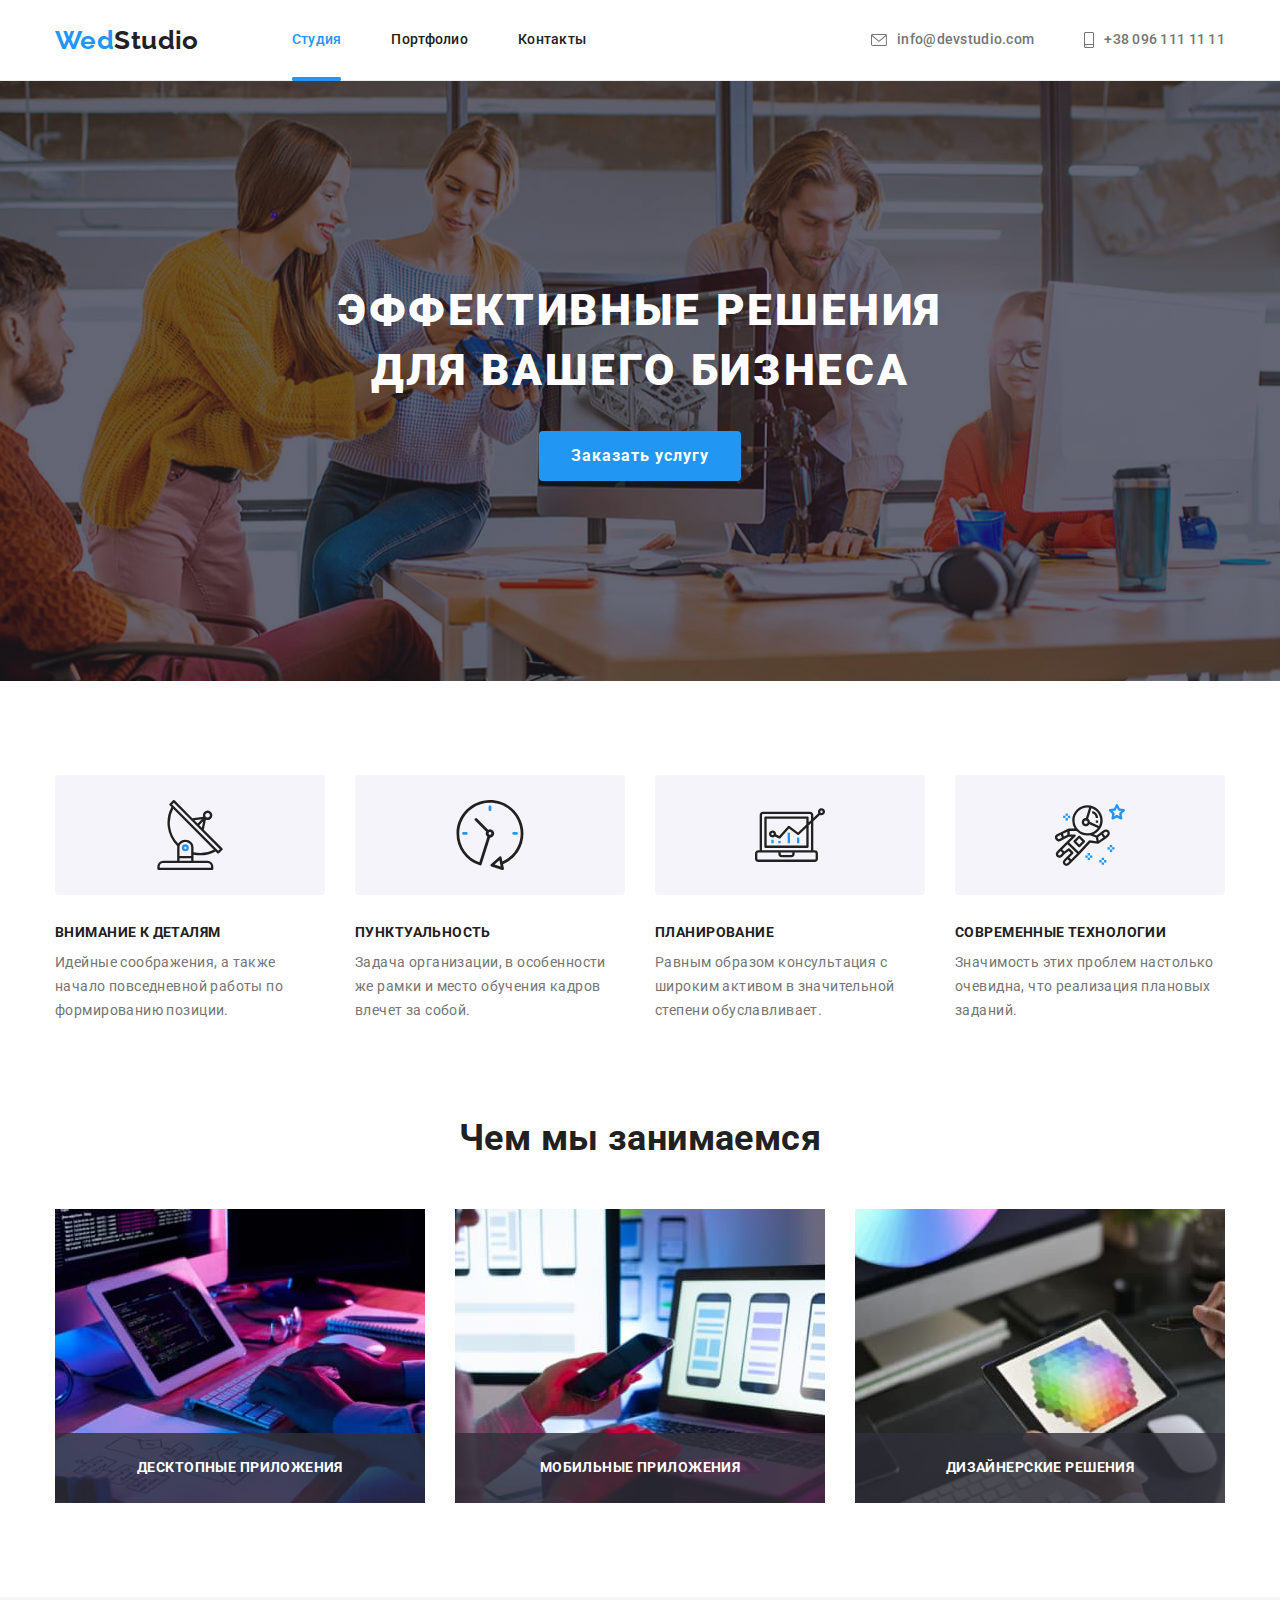
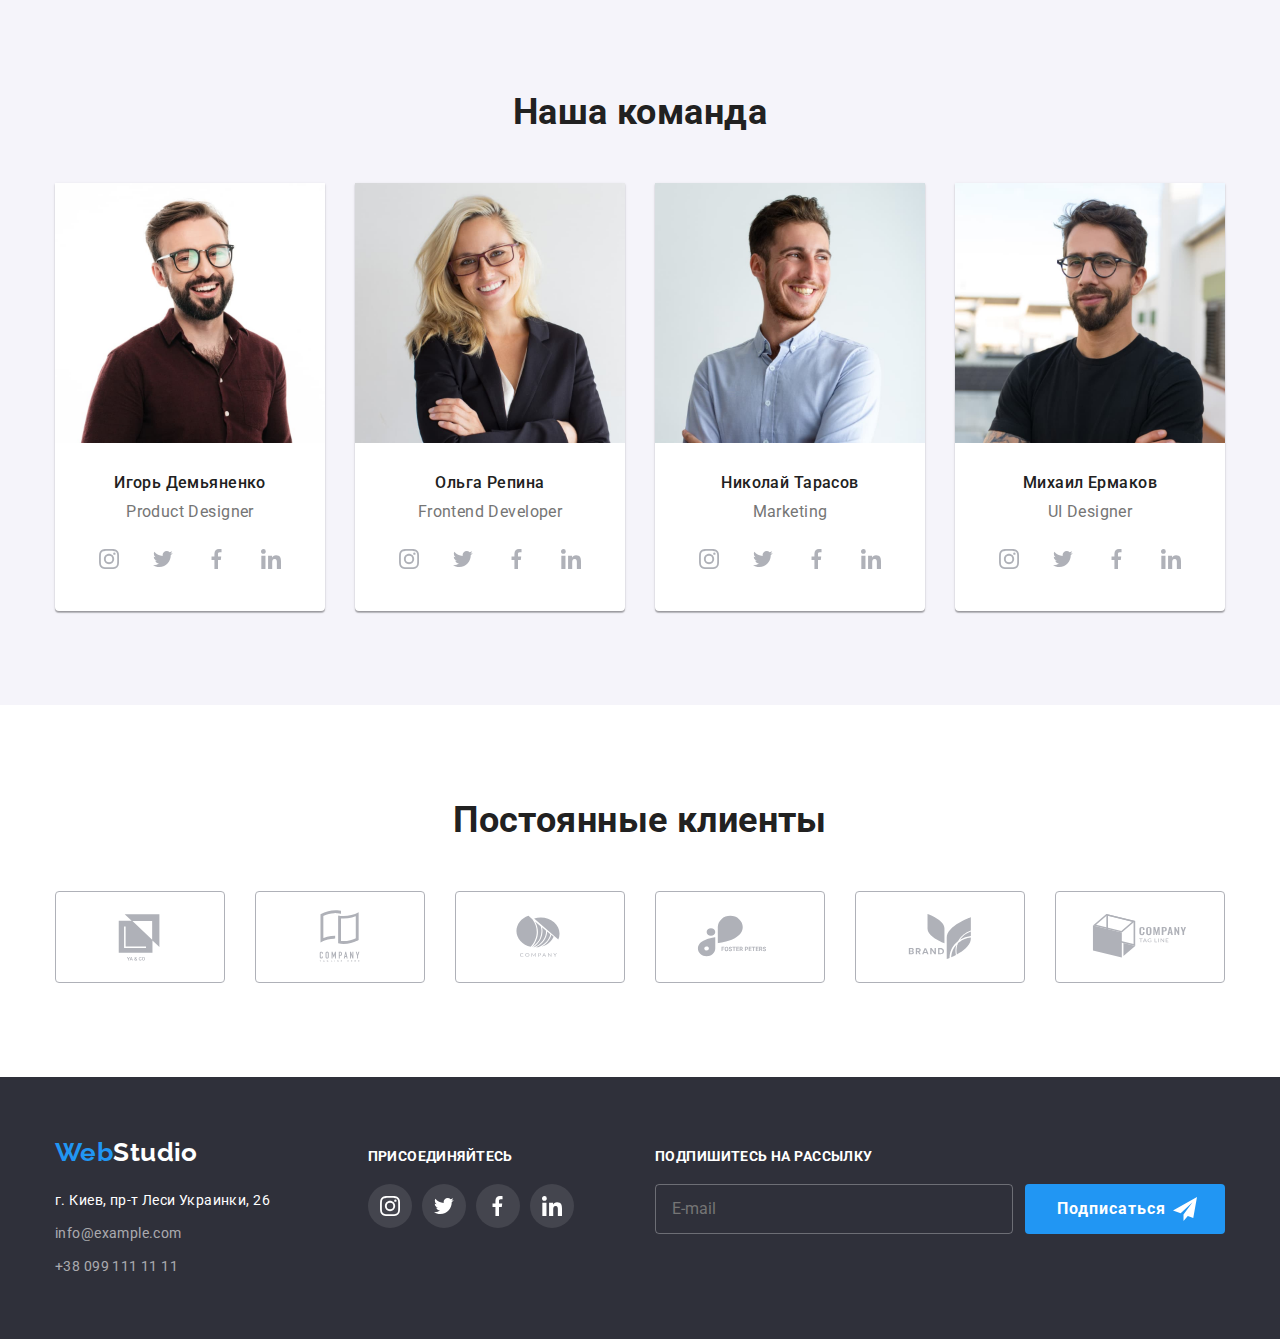
<file: index.html>
<!DOCTYPE html>
<html lang="en">

<head>
    <meta charset="UTF-8">
    <meta http-equiv="X-UA-Compatible" content="IE=edge">
    <meta name="viewport" content="width=device-width, initial-scale=1.0">
    <title>Document</title>
    <link rel="preconnect" href="https://fonts.gstatic.com">
    <link
        href="https://fonts.googleapis.com/css2?family=Raleway:wght@700&family=Roboto:wght@400;500;700;900&display=swap"
        rel="stylesheet">
    <link rel="stylesheet"
        href="https://cdnjs.cloudflare.com/ajax/libs/modern-normalize/1.0.0/modern-normalize.min.css">
    <link rel="stylesheet" href="./css/styles.css">
</head>

<body>
    <!--разметка body-->
    <!--разметка header-->
    <header class="page__header">
        <div class="container main-nav">
            <nav class="main-nav">
                <a href="" class="logo">
                    <span class="logo__accent">Wed</span>Studio
                </a>
                <ul class="site-nav">
                    <li class="site-nav__item site-nav__current"> <a href="" class="site-nav__link site-nav__current">
                            Студия
                        </a> </li>
                    <li class="site-nav__item"><a href="./portfolio.html" class="site-nav__link">Портфолио</a>
                    </li>
                    <li class="site-nav__item"><a href="" class="site-nav__link">Контакты</a></li>
                </ul>
            </nav>
            <ul class="auth-nav">
                <li class="auth-nav__item">
                    <a class="auth-nav__link" href="mailto:info@devstudio.com">
                        <svg class="auth-nav__icon" width="16" height="12">
                            <use href="./images/symbol-defs.svg#icon-envelope">
                            </use>
                        </svg>
                        info@devstudio.com</a>
                </li>
                <li class="auth-nav__item">
                    <a class="auth-nav__link" href="tel:+380961111111">
                        <svg class="auth-nav__icon" width="10" height="16">
                            <use href="./images/symbol-defs.svg#icon-smartphone">
                            </use>
                        </svg>
                        +38 096 111 11 11</a>
                </li>
            </ul>
        </div>
    </header>
    <main>
        <!--разметка main-->
        <section class="hero">
            <!--разметка первой секции-->
            <h1 class="hero__title">Эффективные решения для вашего бизнеса</h1>
            <button class="button" data-modal-open>Заказать услугу</button>
        </section>
        <section class="advantages">
            <!--разметка второй секции-->
            <div class="container">
                <h2 class="visually-hidden">Наши преимущества</h2>
                <ul class="advantages__list">
                    <li class="advantages__item">
                        <div class="container-min">
                            <svg width="70" height="70">
                                <use href="./images/symbol-defs.svg#icon-antenna-1"></use>
                            </svg>
                        </div>
                        <h3 class="advantages__title">Внимание к деталям</h3>
                        <p class="advantages__description">Идейные соображения, а также начало повседневной работы по
                            формированию позиции.</p>
                    </li>
                    <li class="advantages__item">
                        <div class="container-min">
                            <svg width="70" height="70">
                                <use href="./images/symbol-defs.svg#icon-clock-1"></use>
                            </svg>
                        </div>
                        <h3 class="advantages__title">Пунктуальность</h3>
                        <p class="advantages__description">Задача организации, в особенности же рамки и место обучения
                            кадров влечет за собой.</p>
                    </li>
                    <li class="advantages__item">
                        <div class="container-min">
                            <svg width="70" height="70">
                                <use href="./images/symbol-defs.svg#icon-diagram-1"></use>
                            </svg>
                        </div>
                        <h3 class="advantages__title">Планирование</h3>
                        <p class="advantages__description">Равным образом консультация с широким активом в значительной
                            степени обуславливает.</p>
                    </li>
                    <li class="advantages__item">
                        <div class="container-min">
                            <svg width="70" height="70">
                                <use href="./images/symbol-defs.svg#icon-astronaut-1"></use>
                            </svg>
                        </div>
                        <h3 class="advantages__title">Современные технологии</h3>
                        <p class="advantages__description">Значимость этих проблем настолько очевидна, что реализация
                            плановых заданий.</p>
                    </li>
                </ul>
            </div>
        </section>
        <section class="activity">
            <!--разметка третьей секции-->
            <div class="container">
                <h2 class="second-font">Чем мы занимаемся</h2>
                <ul class="activity__list">
                    <li class="activity__item">
                        <img src="./images/1.jpg" alt="разметка страницы" width="370">
                        <p class="activity__title">Десктопные приложения</p>
                    </li>
                    <li class="activity__item"><img src="./images/2.jpg" alt="оптимизация под телефон" width="370">
                        <p class="activity__title">Мобильные приложения</p>
                    </li>
                    <li class="activity__item"><img src="./images/3.jpg" alt="оптимизация под iPAD" width="370">
                        <p class="activity__title">Дизайнерские решения</p>
                    </li>
                </ul>
            </div>
        </section>
        <section class="team">
            <div class="container">
                <h2 class="second-font">Наша команда</h2>
                <!--разметка четвертой секции-->
                <ul class="team__list">
                    <li class="team__item"><img src="./images/k1.jpg" alt="фото 1участника команды" width="270">
                        <div class="team__frame">
                            <h3 class="team__item--name">Игорь Демьяненко</h3>
                            <p class="team__item--post">Product Designer</p>
                            <ul class="social">
                                <li class="social__item">
                                    <a class="social__link" href="">
                                        <svg class="social__icon" width="20" height="20">
                                            <use href="./images/symbol-defs.svg#icon-instagram"></use>
                                        </svg>
                                    </a>
                                </li>
                                <li class="social__item">
                                    <a class="social__link" href="">
                                        <svg class="social__icon" width="20" height="20">
                                            <use href="./images/symbol-defs.svg#icon-twiter"></use>
                                        </svg>
                                    </a>
                                </li>
                                <li class="social__item">
                                    <a class="social__link" href="">
                                        <svg class="social__icon" width="20" height="20">
                                            <use href="./images/symbol-defs.svg#icon-facebook"></use>
                                        </svg>
                                    </a>
                                </li>
                                <li class="social__item">
                                    <a class="social__link" href="">
                                        <svg class="social__icon" width="20" height="20">
                                            <use href="./images/symbol-defs.svg#icon-linkedin"></use>
                                        </svg>
                                    </a>
                                </li>
                            </ul>
                        </div>
                    </li>

                    <li class="team__item"><img src="./images/k2.jpg" alt="фото 2участника команды" width="270">
                        <div class="team__frame">
                            <h3 class="team__item--name">Ольга Репина</h3>
                            <p class="team__item--post">Frontend Developer</p>
                            <ul class="social">
                                <li class="social__item">
                                    <a class="social__link" href="">
                                        <svg class="social__icon" width="20" height="20">
                                            <use href="./images/symbol-defs.svg#icon-instagram"></use>
                                        </svg>
                                    </a>
                                </li>
                                <li class="social__item">
                                    <a class="social__link" href="">
                                        <svg class="social__icon" width="20" height="20">
                                            <use href="./images/symbol-defs.svg#icon-twiter"></use>
                                        </svg>
                                    </a>
                                </li>
                                <li class="social__item">
                                    <a class="social__link" href="">
                                        <svg class="social__icon" width="20" height="20">
                                            <use href="./images/symbol-defs.svg#icon-facebook"></use>
                                        </svg>
                                    </a>
                                </li>
                                <li class="social__item">
                                    <a class="social__link" href="">
                                        <svg class="social__icon" width="20" height="20">
                                            <use href="./images/symbol-defs.svg#icon-linkedin"></use>
                                        </svg>
                                    </a>
                                </li>
                            </ul>
                        </div>
                    </li>
                    <li class="team__item"><img src="./images/k3.jpg" alt="фото 3участника команды" width="270">
                        <div class="team__frame">
                            <h3 class="team__item--name">Николай Тарасов</h3>
                            <p class="team__item--post">Marketing</p>
                            <ul class="social">
                                <li class="social__item">
                                    <a class="social__link" href="">
                                        <svg class="social__icon" width="20" height="20">
                                            <use href="./images/symbol-defs.svg#icon-instagram"></use>
                                        </svg>
                                    </a>
                                </li>
                                <li class="social__item">
                                    <a class="social__link" href="">
                                        <svg class="social__icon" width="20" height="20">
                                            <use href="./images/symbol-defs.svg#icon-twiter"></use>
                                        </svg>
                                    </a>
                                </li>
                                <li class="social__item">
                                    <a class="social__link" href="">
                                        <svg class="social__icon" width="20" height="20">
                                            <use href="./images/symbol-defs.svg#icon-facebook"></use>
                                        </svg>
                                    </a>
                                </li>
                                <li class="social__item">
                                    <a class="social__link" href="">
                                        <svg class="social__icon" width="20" height="20">
                                            <use href="./images/symbol-defs.svg#icon-linkedin"></use>
                                        </svg>
                                    </a>
                                </li>
                            </ul>
                        </div>
                    </li>
                    <li class="team__item"><img src="./images/k4.jpg" alt="фото 4участника команды" width="270">
                        <div class="team__frame">
                            <h3 class="team__item--name">Михаил Ермаков</h3>
                            <p class="team__item--post">UI Designer</p>
                            <ul class="social">
                                <li class="social__item">
                                    <a class="social__link" href="">
                                        <svg class="social__icon" width="20" height="20">
                                            <use href="./images/symbol-defs.svg#icon-instagram"></use>
                                        </svg>
                                    </a>
                                </li>
                                <li class="social__item">
                                    <a class="social__link" href="">
                                        <svg class="social__icon" width="20" height="20">
                                            <use href="./images/symbol-defs.svg#icon-twiter"></use>
                                        </svg>
                                    </a>
                                </li>
                                <li class="social__item">
                                    <a class="social__link" href="">
                                        <svg class="social__icon" width="20" height="20">
                                            <use href="./images/symbol-defs.svg#icon-facebook"></use>
                                        </svg>
                                    </a>
                                </li>
                                <li class="social__item">
                                    <a class="social__link" href="">
                                        <svg class="social__icon" width="20" height="20">
                                            <use href="./images/symbol-defs.svg#icon-linkedin"></use>
                                        </svg>
                                    </a>
                                </li>
                            </ul>
                        </div>
                    </li>
                </ul>
            </div>
        </section>
        <section class="client">
            <div class="container">
                <h2 class="second-font">Постоянные клиенты</h2>
                <ul class="client__list">
                    <li class="client__item">
                        <a class="client__link" href="">
                            <svg width="106" height="60">
                                <use href="./images/symbol-defs.svg#icon-YA--CO">
                                </use>
                            </svg>
                        </a>
                    </li>
                    <li class="client__item">
                        <a class="client__link" href="">
                            <svg width="106" height="60">
                                <use href="./images/symbol-defs.svg#icon-TAGLINE-HERE">
                                </use>
                            </svg>
                        </a>
                    </li>
                    <li class="client__item">
                        <a class="client__link" href="">
                            <svg width="106" height="60">
                                <use href="./images/symbol-defs.svg#icon-COMPANY">
                                </use>
                            </svg>
                        </a>
                    </li>
                    <li class="client__item">
                        <a class="client__link" href="">
                            <svg width="106" height="60">
                                <use href="./images/symbol-defs.svg#icon-FOSTER-PETERS">
                                </use>
                            </svg>
                        </a>
                    </li>
                    <li class="client__item">
                        <a class="client__link" href="">
                            <svg width="106" height="60">
                                <use href="./images/symbol-defs.svg#icon-BRAND">
                                </use>
                            </svg>
                        </a>
                    </li>
                    <li class="client__item">
                        <a class="client__link" href="">
                            <svg width="106" height="60">
                                <use href="./images/symbol-defs.svg#icon-COMPANY-TAG-LINE">
                                </use>
                            </svg>
                        </a>

                    </li>

                </ul>

            </div>
        </section>
    </main>
    <footer class="footer">
        <!--разметка footer-->
        <div class="footer__container">
            <div class="address__container">
                <a href="" class="logo__footer">
                    <span class="logo__accent">Web</span>Studio
                </a>
                <address class="address">
                    <p class="address__item">г. Киев, пр-т Леси Украинки, 26</p>
                    <ul class="contacts">
                        <li class="contacts__item"><a href="mailto:info@example.com"
                                class="contacts__link">info@example.com</a></li>
                        <li class="contacts__item"><a href="tel:+380991111111" class="contacts__link">+38 099 111 11
                                11</a></li>
                    </ul>
                </address>
            </div>
            <div class=join__container>
                <span class="join">присоединяйтесь</span>
                <ul class="social">
                    <li class="social__item">
                        <a class="social__link--bgc" href="">
                            <svg class="social__icon--fill" width="20" height="20">
                                <use href="./images/symbol-defs.svg#icon-instagram"></use>
                            </svg>
                        </a>
                    </li>
                    <li class="social__item">
                        <a class="social__link--bgc" href="">
                            <svg class="social__icon--fill" width="20" height="20">
                                <use href="./images/symbol-defs.svg#icon-twiter"></use>
                            </svg>
                        </a>
                    </li>
                    <li class="social__item">
                        <a class="social__link--bgc" href="">
                            <svg class="social__icon--fill" width="20" height="20">
                                <use href="./images/symbol-defs.svg#icon-facebook"></use>
                            </svg>
                        </a>
                    </li>
                    <li class="social__item">
                        <a class="social__link--bgc" href="">
                            <svg class="social__icon--fill" width="20" height="20">
                                <use href="./images/symbol-defs.svg#icon-linkedin"></use>
                            </svg>
                        </a>
                    </li>
                </ul>
            </div>
            <form class="submit__container">
                <label for="user_mail"></label>
                <span class="submit__description">Подпишитесь на рассылку</span>
                <div class="flex">
                    <input class="submit__mail" type="email" name="mail" id="user_mail" placeholder="E-mail">
                    <button type="submit" class="button">
                        <span class="flex">Подписаться</span>
                        <svg class="submit__send" width="24" height="24">
                            <use href="./images/symbol-defs.svg#icon-icon-send"></use>
                        </svg>
                    </button>
                </div>
            </form>
        </div>
    </footer>

    <div class="backdrop is-hidden" data-modal>
        <div class="modal">
            <span class="modal__title">Оставьте свои данные, мы вам перезвоним</span>
            <form class="js-speaker-form" name="service">
                <label class="modal__label" for="user_name"><span class="modal__mark">Имя</span>
                </label>
                <div class="input__container">
                    <input class="input" type="text" name="name" id="user_name">
                    <svg class="input__icon">
                        <use href="./images/symbol-defs.svg#icon-person-black"></use>
                    </svg>
                </div>

                <label class="modal__label" for="tel"><span class="modal__mark">Телефон</span>
                </label>
                <div class="input__container">
                    <input class="input" type="tel" name="telephone" id="tel">
                    <svg class=input__icon>
                        <use href="./images/symbol-defs.svg#icon-phone-black"></use>
                    </svg>
                </div>

                <label class="modal__label" for="user_mail_modal"><span class="modal__mark">Почта</span>
                </label>
                <div class="input__container">
                    <input class="input" type="email" name="mail" id="user_mail_modal">
                    <svg class=input__icon>
                        <use href="./images/symbol-defs.svg#icon-email-black"></use>
                    </svg>
                </div>

                <label class="modal__label" for="comment"><span class="modal__mark">Комментарий</span></label>
                <div class="input__container">
                    <textarea class="comment" id="comment" name="comment" placeholder="Введите текст"></textarea>
                </div>
                <label class="checkbox">
                    <input class="checkbox__input" type="checkbox" name="checkbox" value="checkbox">
                    <svg class="checkbox__icon">
                        <use href="./images/symbol-defs.svg#icon-galochka"></use>
                    </svg>
                    <span>Соглашаюсь с рассылкой и принимаю <a href="" class="checkbox__link"> Условия
                            договора</a></span>
                </label>
                <label class="send">
                    <button type="submit" class="button">Отправить</button>
                </label>
            </form>
            <button class="close" data-modal-close>
                <svg width="11" height="11" class="close__icon">
                    <use href="./images/symbol-defs.svg#icon-vector"></use>
                </svg>
            </button>
        </div>
    </div>

    <script src="./js/modal.js"></script>

    <script>(() => {
            document.querySelector('.js-speaker-form').addEventListener('submit', e => {
                e.preventDefault();

                new FormData(e.currentTarget).forEach((value, name) =>
                    console.log(`${name}: ${value}`),
                );
            });
        })();</script>

</body>

</html>
</file>
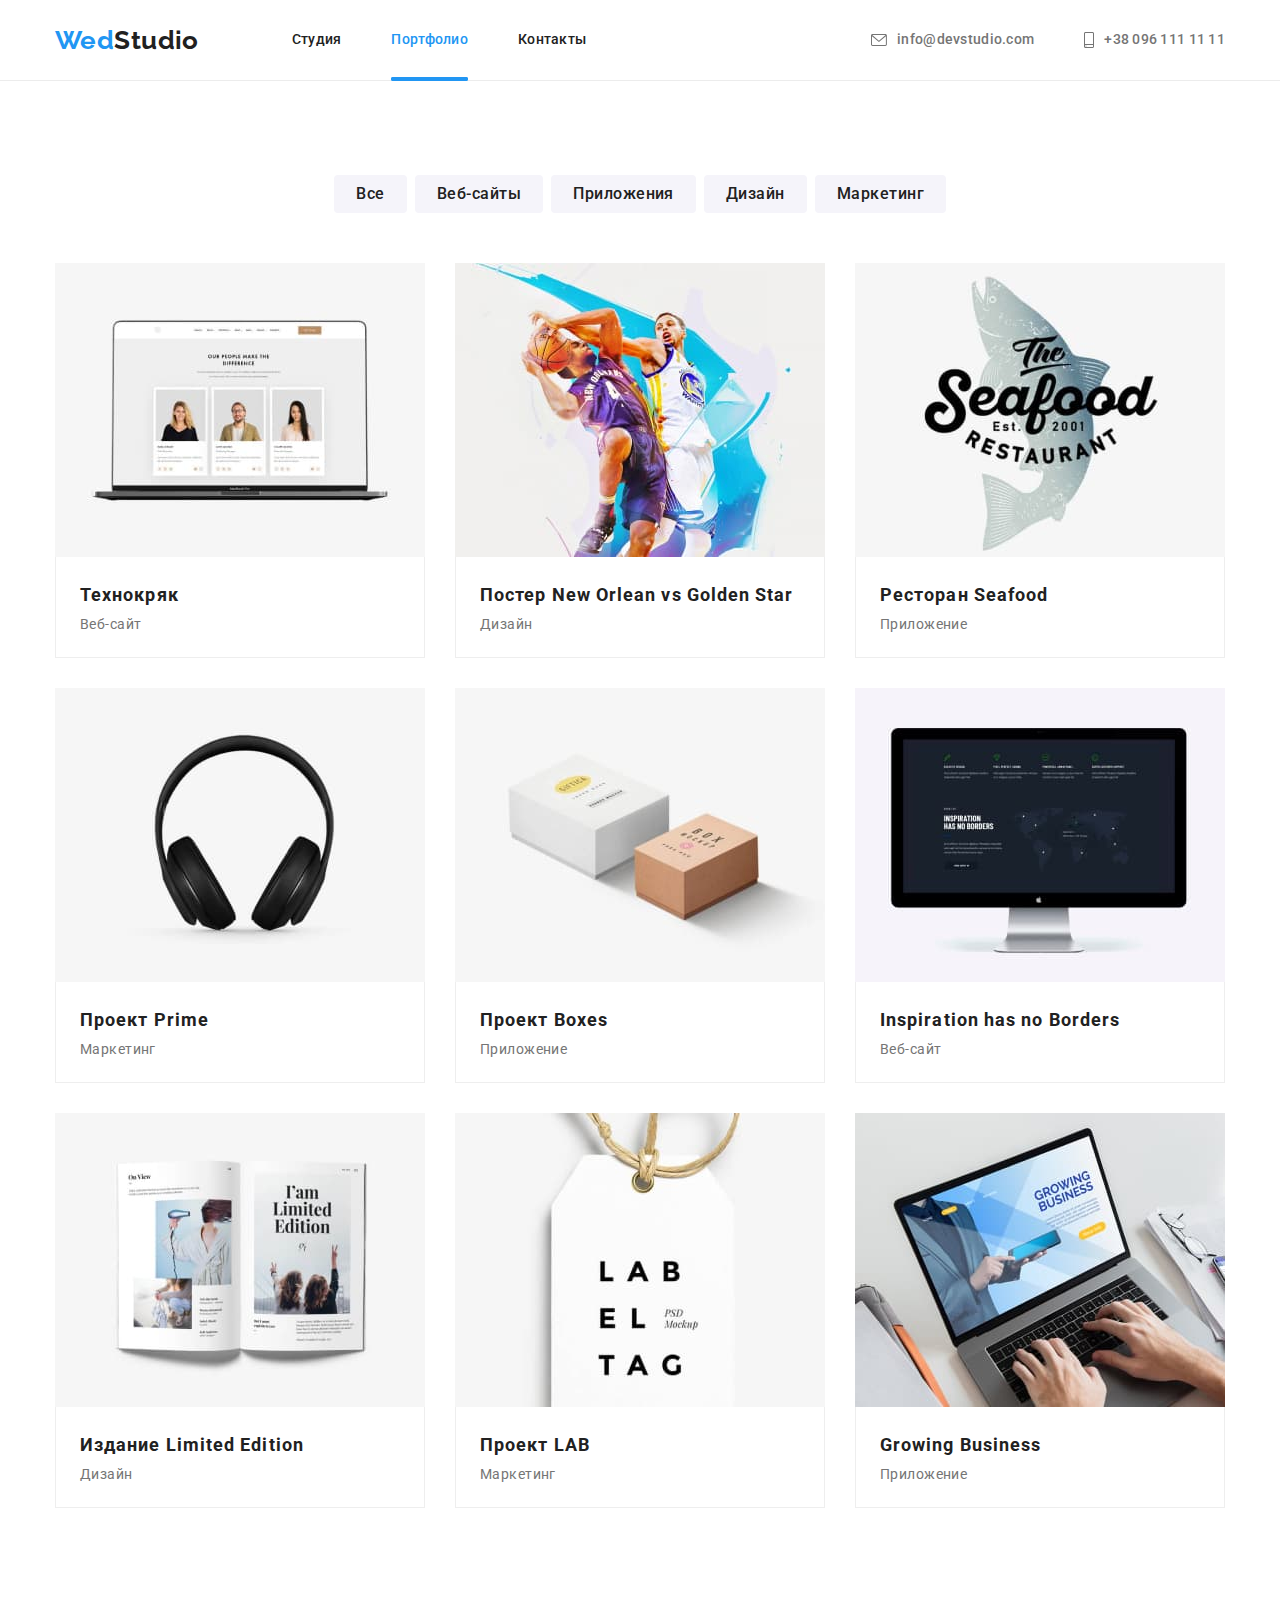
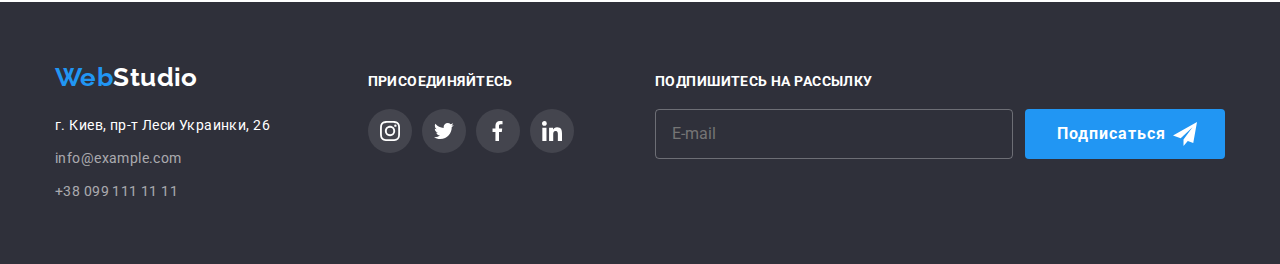
<file: portfolio.html>
<!DOCTYPE html>
<html lang="en">

<head>
    <meta charset="UTF-8">
    <meta http-equiv="X-UA-Compatible" content="IE=edge">
    <meta name="viewport" content="width=device-width, initial-scale=1.0">
    <title>Document</title>
    <link rel="preconnect" href="https://fonts.gstatic.com">
    <link
        href="https://fonts.googleapis.com/css2?family=Raleway:wght@700&family=Roboto:wght@400;500;700;900&display=swap"
        rel="stylesheet">
    <link rel="stylesheet"
        href="https://cdnjs.cloudflare.com/ajax/libs/modern-normalize/1.0.0/modern-normalize.min.css">
    <link rel="stylesheet" href="./css/styles.css">
</head>

<body>
    <!--разметка body-->
    <!--разметка header-->
    <header class="page__header">
        <div class="container main-nav">
            <nav class="main-nav">
                <a href="" class="logo">
                    <span class="logo__accent">Wed</span>Studio
                </a>
                <ul class="site-nav">
                    <li class="site-nav__item"> <a href="./index.html" class="site-nav__link">
                            Студия
                        </a> </li>
                    <li class="site-nav__item site-nav__current"><a href="./portfolio.html"
                            class="site-nav__link  site-nav__current">Портфолио</a>
                    </li>
                    <li class="site-nav__item"><a href="" class="site-nav__link">Контакты</a></li>
                </ul>
            </nav>
            <ul class="auth-nav">
                <li class="auth-nav__item">
                    <a class="auth-nav__link" href="mailto:info@devstudio.com">
                        <svg class="auth-nav__icon" width="16" height="12">
                            <use href="./images/symbol-defs.svg#icon-envelope">
                            </use>
                        </svg>
                        info@devstudio.com</a>
                </li>
                <li class="auth-nav__item">
                    <a class="auth-nav__link" href="tel:+380961111111">
                        <svg class="auth-nav__icon" width="10" height="16">
                            <use href="./images/symbol-defs.svg#icon-smartphone">
                            </use>
                        </svg>
                        +38 096 111 11 11</a>
                </li>
            </ul>
        </div>
    </header>
    <main>
        <!-- проекты -->
        <h1 class="visually-hidden">Все проекты</h1>
        <section class="portfolio">
            <div class="container">
                <ul class="filter">
                    <li class="filter__item"><button type="button" class="filter__button"> Все</button></li>
                    <li class="filter__item"><button type="button" class="filter__button"> Веб-сайты</button></li>
                    <li class="filter__item"><button type="button" class="filter__button"> Приложения</button></li>
                    <li class="filter__item"><button type="button" class="filter__button"> Дизайн</button></li>
                    <li class="filter__item"><button type="button" class="filter__button"> Маркетинг</button></li>
                </ul>
                <ul class="collection">
                    <li class="collection__item">
                        <a class="collection__link" href="">
                            <div class="filter__container">
                                <img src="./images/p1.jpg" alt="pages" width="370">
                                <div class="filter__overlay">
                                    <div class="filter__overlay--translate">
                                        <p class="filter__overlay--description">Технокряк это современная площадка
                                            распространения коронавируса.
                                            Компании
                                            используют эту
                                            платформу для цифрового
                                            шпионажа и атак на защищённые сервера конкурентов.</p>
                                    </div>
                                </div>
                            </div>
                            <div class="title">
                                <h2 class="title__name">Технокряк</h2>
                                <p class="title__category">Веб-сайт</p>
                            </div>

                        </a>
                    </li>
                    <li class="collection__item">
                        <a class="collection__link" href="">
                            <div class="filter__container">
                                <img src=" ./images/p2.jpg" alt="New Orlean vs Golden Star" width="370">
                                <div class="filter__overlay">
                                    <div class="filter__overlay--translate">
                                        <p class="filter__overlay--description">Технокряк это современная площадка
                                            распространения коронавируса.
                                            Компании
                                            используют эту
                                            платформу для цифрового
                                            шпионажа и атак на защищённые сервера конкурентов.</p>
                                    </div>
                                </div>
                            </div>
                            <div class="title">
                                <h2 class="title__name">Постер New Orlean vs Golden Star</h2>
                                <p class="title__category">Дизайн</p>
                            </div>
                        </a>
                    </li>
                    <li class="collection__item">
                        <a class="collection__link" href="">
                            <div class="filter__container">
                                <img src=" ./images/p3.jpg" alt="Seafood" width="370">
                                <div class="filter__overlay">
                                    <div class="filter__overlay--translate">
                                        <p class="filter__overlay--description">Технокряк это современная площадка
                                            распространения коронавируса.
                                            Компании
                                            используют эту
                                            платформу для цифрового
                                            шпионажа и атак на защищённые сервера конкурентов.</p>
                                    </div>
                                </div>
                            </div>
                            <div class="title">
                                <h2 class="title__name">Ресторан Seafood</h2>
                                <p class="title__category">Приложение</p>
                            </div>
                        </a>
                    </li>
                    <li class="collection__item"><a class="collection__link" href="">
                            <div class="filter__container">
                                <img src="./images/p4.jpg" alt="Prime" width="370">
                                <div class="filter__overlay">
                                    <div class="filter__overlay--translate">
                                        <p class="filter__overlay--description">Технокряк это современная площадка
                                            распространения коронавируса.
                                            Компании
                                            используют эту
                                            платформу для цифрового
                                            шпионажа и атак на защищённые сервера конкурентов.</p>
                                    </div>
                                </div>
                            </div>
                            <div class="title">
                                <h2 class="title__name">Проект Prime</h2>
                                <p class="title__category">Маркетинг</p>
                            </div>
                        </a></li>
                    <li class="collection__item"><a class="collection__link" href="">
                            <div class="filter__container">
                                <img src="./images/p5.jpg" alt="Boxes" width="370">
                                <div class="filter__overlay">
                                    <div class="filter__overlay--translate">
                                        <p class="filter__overlay--description">Технокряк это современная площадка
                                            распространения коронавируса.
                                            Компании
                                            используют эту
                                            платформу для цифрового
                                            шпионажа и атак на защищённые сервера конкурентов.</p>
                                    </div>
                                </div>
                            </div>
                            <div class="title">
                                <h2 class="title__name">Проект Boxes</h2>
                                <p class="title__category">Приложение</p>
                            </div>
                        </a></li>
                    <li class="collection__item"><a class="collection__link" href="">
                            <div class="filter__container">
                                <img src="./images/p6.jpg" alt="Inspiration" width="370">
                                <div class="filter__overlay">
                                    <div class="filter__overlay--translate">
                                        <p class="filter__overlay--description">Технокряк это современная площадка
                                            распространения коронавируса.
                                            Компании
                                            используют эту
                                            платформу для цифрового
                                            шпионажа и атак на защищённые сервера конкурентов.</p>
                                    </div>
                                </div>
                            </div>
                            <div class="title">
                                <h2 class="title__name">Inspiration has no Borders</h2>
                                <p class="title__category">Веб-сайт</p>
                            </div>
                        </a></li>
                    <li class="collection__item"><a class="collection__link" href="">
                            <div class="filter__container">
                                <img src="./images/p7.jpg" alt="Limited Edition" width="370">
                                <div class="filter__overlay">
                                    <div class="filter__overlay--translate">
                                        <p class="filter__overlay--description">Технокряк это современная площадка
                                            распространения коронавируса.
                                            Компании
                                            используют эту
                                            платформу для цифрового
                                            шпионажа и атак на защищённые сервера конкурентов.</p>
                                    </div>
                                </div>
                            </div>
                            <div class="title">
                                <h2 class="title__name">Издание Limited Edition</h2>
                                <p class="title__category">Дизайн</p>
                            </div>
                        </a></li>
                    <li class="collection__item"><a class="collection__link" href="">
                            <div class="filter__container">
                                <img src="./images/p8.jpg" alt="LAB" width="370">
                                <div class="filter__overlay">
                                    <div class="filter__overlay--translate">
                                        <p class="filter__overlay--description">Технокряк это современная площадка
                                            распространения коронавируса.
                                            Компании
                                            используют эту
                                            платформу для цифрового
                                            шпионажа и атак на защищённые сервера конкурентов.</p>
                                    </div>
                                </div>
                            </div>
                            <div class="title">
                                <h2 class="title__name">Проект LAB</h2>
                                <p class="title__category">Маркетинг</p>
                            </div>
                        </a></li>
                    <li class="collection__item"><a class="collection__link" href="">
                            <div class="filter__container">
                                <img src="./images/p9.jpg" alt="Business" width="370">
                                <div class="filter__overlay">
                                    <div class="filter__overlay--translate">
                                        <p class="filter__overlay--description">Технокряк это современная площадка
                                            распространения коронавируса.
                                            Компании
                                            используют эту
                                            платформу для цифрового
                                            шпионажа и атак на защищённые сервера конкурентов.</p>
                                    </div>
                                </div>
                            </div>
                            <div class="title">
                                <h2 class="title__name">Growing Business</h2>
                                <p class="title__category">Приложение</p>
                            </div>
                        </a></li>

                </ul>
            </div>
        </section>
    </main>
    <footer class="footer">
        <!--разметка footer-->
        <div class="footer__container">
            <div class="address__container">
                <a href="" class="logo__footer">
                    <span class="logo__accent">Web</span>Studio
                </a>
                <address class="address">
                    <p class="address__item">г. Киев, пр-т Леси Украинки, 26</p>
                    <ul class="contacts">
                        <li class="contacts__item"><a href="mailto:info@example.com"
                                class="contacts__link">info@example.com</a></li>
                        <li class="contacts__item"><a href="tel:+380991111111" class="contacts__link">+38 099 111 11
                                11</a></li>
                    </ul>
                </address>
            </div>
            <div class=join__container>
                <span class="join">присоединяйтесь</span>
                <ul class="social">
                    <li class="social__item">
                        <a class="social__link--bgc" href="">
                            <svg class="social__icon--fill" width="20" height="20">
                                <use href="./images/symbol-defs.svg#icon-instagram"></use>
                            </svg>
                        </a>
                    </li>
                    <li class="social__item">
                        <a class="social__link--bgc" href="">
                            <svg class="social__icon--fill" width="20" height="20">
                                <use href="./images/symbol-defs.svg#icon-twiter"></use>
                            </svg>
                        </a>
                    </li>
                    <li class="social__item">
                        <a class="social__link--bgc" href="">
                            <svg class="social__icon--fill" width="20" height="20">
                                <use href="./images/symbol-defs.svg#icon-facebook"></use>
                            </svg>
                        </a>
                    </li>
                    <li class="social__item">
                        <a class="social__link--bgc" href="">
                            <svg class="social__icon--fill" width="20" height="20">
                                <use href="./images/symbol-defs.svg#icon-linkedin"></use>
                            </svg>
                        </a>
                    </li>
                </ul>
            </div>
            <form class="submit__container">
                <label for="user_mail"></label>
                <span class="submit__description">Подпишитесь на рассылку</span>
                <div class="flex">
                    <input class="submit__mail" type="email" name="mail" id="user_mail" placeholder="E-mail">
                    <button type="submit" class="button">
                        <span class="flex">Подписаться</span>
                        <svg class="submit__send" width="24" height="24">
                            <use href="./images/symbol-defs.svg#icon-icon-send"></use>
                        </svg>
                    </button>
                </div>
            </form>
        </div>
    </footer>

</body>

</html>
</file>
<file: css/styles.css>
/* объявление переменных */
:root {
  --primary-text-color: #757575;
  --second-text-color: #ffffff;
  --title-text-color: #212121;
  --accent-color: #2196f3;
  --second-back-color: #2f303a;
  --contacts-color: rgba(255, 255, 255, 0.6);
  --team-back-color: #f5f4fa;
}
/* стилизация header и заголовков(outline: 2px solid teal - это рамка;) */
.container {
  width: 1200px;
  padding: 0 15px;

  margin-left: auto;
  margin-right: auto;
}
/* цвет рамки в хедере #ECECEC */
.collection {
  margin: 0;
  padding: 0;
  display: flex;
  flex-wrap: wrap;
}
/* стилизация логотипа */
.logo,
.logo__footer {
  font-family: Raleway, sans-serif;
  font-weight: 700;
  font-size: 26px;
  line-height: 1.19;
  text-decoration: none;
}
.logo {
  color: var(--title-text-color);
}
.logo__footer {
  color: var(--second-text-color);
}

/* стилизация заголовков, кроме h1 по цвету и шрифту */
.main-nav {
  display: flex;
  align-items: center;
}
.site-nav {
  display: flex;
  padding: 0;
  margin: 0;
  margin-left: 93px;
}
.site-nav__item + .site-nav__item {
  margin-left: 50px;
}
.auth-nav {
  display: flex;
  padding: 0;
  margin: 0;
  margin-left: auto;
}
.auth-nav__item + .auth-nav__item {
  margin-left: 50px;
}

.site-nav__link,
h2,
h3,
h4,
h5,
h6 {
  color: var(--title-text-color);
  margin: 0;

  font-weight: 700;
  font-size: 14px;
  line-height: 1.14;
}
.page__header {
  border-bottom: 1px solid #ececec;
}

/* стилизация шрифта навигации по шрифту */
.auth-nav__item {
  display: flex;
  align-items: center;
}
.site-nav__link,
.auth-nav__link {
  display: flex;
  padding-top: 32px;
  padding-bottom: 32px;

  letter-spacing: 0.02em;
  font-weight: 500;
  font-size: 14px;
  line-height: 1.14;
  text-decoration: none;
}
/* стилизация навигации: наведение, фокус */
.logo,
.logo__footer,
.site-nav__link,
.auth-nav__link,
.contacts__link {
  transition: color 250ms cubic-bezier(0.4, 0, 0.2, 1);
}
.logo__accent,
.logo:focus,
.logo:hover,
.logo:active,
.logo__footer:hover,
.logo__footer:focus,
.logo__footer:active,
.site-nav__link:hover,
.site-nav__link:focus,
.site-nav__link:active,
.auth-nav__link:focus,
.auth-nav__link:active,
.auth-nav__link:hover,
.contacts__link:hover,
.contacts__link:focus,
.contacts__link:active {
  color: var(--accent-color);
}
/* ссылка текущей страницы будет выделяться*/
.site-nav__item {
  position: relative;
  list-style: none;
}
.site-nav__current {
  color: var(--accent-color);
}
.site-nav__current::after {
  position: absolute;
  bottom: -1px;
  content: "";
  width: 100%;
  border: 2px solid var(--accent-color);
  background-color: var(--accent-color);
  border-radius: 2px;
}
.auth-nav__link {
  align-items: center;
  color: var(--primary-text-color);
}
.auth-nav__link:hover,
.auth-nav__link:active,
.auth-nav__link:focus {
  color: var(--accent-color);
}
.auth-nav__icon {
  margin-right: 10px;
  fill: currentColor;
}
.auth-nav__icon:hover,
.auth-nav__icon:focus,
.auth-nav__icon:active {
  fill: currentColor;
}

/* стилизация body*/
/* стилизация основного шрифта и цвета текста */
body {
  color: var(--primary-text-color);

  font-family: Roboto, sans-serif;
  letter-spacing: 0.03em;
  font-size: 14px;
  line-height: 1.714;
}
/* стилизация фона hero и footer */
.hero {
  text-align: center;
  padding: 200px 0;
  background-image: linear-gradient(
      to right,
      rgba(47, 48, 58, 0.4),
      rgba(47, 48, 58, 0.4)
    ),
    url("../images/Img.svg");
  background-size: 1600px 600px;
  background-repeat: no-repeat;
  background-position: center;
}
.footer {
  color: var(--second-text-color);
  text-align: left;
  padding: 60px 0;
  background-color: var(--second-back-color);
}

/* стилизация заголовка h1 */
.hero__title {
  margin-top: 0;
  margin-bottom: 30px;
  max-width: 696px;
  margin-left: auto;
  margin-right: auto;

  color: var(--second-text-color);

  font-weight: 900;
  font-size: 44px;
  line-height: 1.36;
  letter-spacing: 0.06em;
  text-transform: uppercase;
}
/* стилизация кнопки + модальное окно */
.button {
  position: relative;
  background-color: var(--accent-color);
  color: var(--second-text-color);
  border: 0px;
  cursor: pointer;
  border-radius: 4px;
  padding: 10px 32px;
  min-width: 200px;
  height: 50px;

  font-family: inherit;
  font-weight: 700;
  font-size: 16px;
  line-height: 1.875;
  letter-spacing: 0.06em;
  text-align: center;
}
.backdrop {
  position: fixed;
  top: 0;
  left: 0;
  width: 100%;
  height: 100%;
  background-color: rgba(0, 0, 0, 0.2);
  opacity: 1;
  transition: opacity 250ms cubic-bezier(0.4, 0, 0.2, 1);
}
.backdrop.is-hidden {
  opacity: 0;
  pointer-events: none;
}
.modal {
  position: absolute;
  top: 50%;
  left: 50%;
  transform: translate(-50%, -50%);
  padding: 40px;

  background: #ffffff;
  box-shadow: 0px 1px 3px rgba(0, 0, 0, 0.12), 0px 1px 1px rgba(0, 0, 0, 0.14),
    0px 2px 1px rgba(0, 0, 0, 0.2);
  border-radius: 4px;
}
.input__icon {
  position: absolute;
  top: 50%;
  left: 15px;
  transform: translateY(-50%);
  width: 18px;
  height: 18px;
  fill: var(--title-text-color);
}
.modal__title {
  display: block;
  font-weight: 700;
  font-size: 20px;
  line-height: 1.15;
  text-align: center;
  margin-bottom: 12px;
  color: var(--title-text-color);
}
.modal__mark {
  display: block;
  margin: 0;

  font-size: 12px;
  line-height: 1.1667;
  letter-spacing: 0.01em;
}
.input__container {
  position: relative;
  margin-bottom: 10px;
}

.input__container:focus-within .input__icon {
  fill: var(--accent-color);
}

.modal__label {
  display: block;
  margin-bottom: 4px;
}
.input {
  width: 448px;
  height: 40px;
  padding-left: 42px;
  border: 1px solid rgba(33, 33, 33, 0.2);
  box-sizing: border-box;
  border-radius: 4px;
  cursor: pointer;
  outline: none;
}
input {
  outline: none;
}
.input__container:focus-within .input,
.input__container:focus-within .comment {
  border: 1px solid var(--accent-color);
  box-sizing: border-box;
  border-radius: 4px;
}
.comment::placeholder {
  color: rgba(117, 117, 117, 0.5);
}
.comment {
  width: 448px;
  height: 120px;
  padding: 12px 16px;
  resize: none;
  border: 1px solid rgba(33, 33, 33, 0.2);
  box-sizing: border-box;
  border-radius: 4px;
  cursor: pointer;
  outline: none;
}
.checkbox,
.send {
  display: flex;
  align-items: center;
  justify-content: center;
}
.checkbox {
  margin-top: 20px;
  display: flex;
  align-items: center;
  margin-bottom: 30px;
}
.checkbox__link {
  color: var(--accent-color);
}
.checkbox__icon {
  display: flex;
  align-items: center;
  width: 16px;
  height: 15px;
  border: 2px solid var(--title-text-color);
  border-radius: 2px;
  margin-right: 8px;
  cursor: pointer;
}
.checkbox__input {
  appearance: none;
  position: absolute;
}

.checkbox__input:checked + .checkbox__icon {
  background-color: var(--accent-color);
  background-size: contain;
  background-origin: border-box;
  background-position: center;
  border: transparent;
}
.close__icon {
  position: absolute;
  top: 50%;
  left: 50%;
  transform: translate(-50%, -50%);
}
.close {
  position: absolute;
  width: 30px;
  height: 30px;
  top: 0;
  right: 0;
  cursor: pointer;

  background-color: white;
  border: 1px solid rgba(0, 0, 0, 0.1);
  border-radius: 50%;
  margin-right: 8px;
  margin-top: 8px;

  transition: fill 250ms cubic-bezier(0.4, 0, 0.2, 1);
}
.close:hover,
.close:focus,
.close:active {
  fill: var(--accent-color);
}

/* стилизация преимуществ */
.container .advantages__list {
  display: flex;
  flex-wrap: wrap;
}
.advantages {
  padding-top: 94px;
}
.advantages__item {
  width: 270px;
  list-style: none;
}
.advantages__item + .advantages__item {
  margin-left: 30px;
}
.advantages__title {
  font-weight: 700;
  font-size: 14px;
  line-height: 1.14;
  text-transform: uppercase;
  margin-bottom: 10px;
}
.advantages__list {
  padding: 0;
  margin: 0;
}
.advantages__description {
  margin: 0;
}
.container-min {
  display: flex;
  width: 270px;
  height: 120px;
  border: transparent;
  margin-bottom: 30px;
  background-color: #f5f4fa;
  border-radius: 4px;
  align-items: center;
  justify-content: center;
}
/* стилизация деятельности */
.activity {
  padding-top: 94px;
  padding-bottom: 94px;
}
.activity__list {
  display: flex;
  padding: 0;
  margin: 0;
}
.activity__item {
  list-style: none;
  position: relative;
}
.activity__item + .activity__item {
  margin-left: 30px;
}

.activity__title {
  position: absolute;
  width: 370px;
  height: 70px;
  bottom: 0;
  margin: 0;
  display: flex;
  align-items: center;
  justify-content: center;
  color: #ffffff;
  background-color: rgba(47, 48, 58, 0.8);
  font-size: 14px;
  line-height: 1.14;
  font-weight: 700;
  text-transform: uppercase;
}
.second-font {
  font-weight: 700;
  font-size: 36px;
  line-height: 1.17;
  text-align: center;
  margin-bottom: 50px;
}

/* стилизация команды */
/* стилизация фона */
.team {
  background-color: var(--team-back-color);
  padding-top: 94px;
  padding-bottom: 94px;
}
.team__list {
  display: flex;
  margin: 0;
  padding: 0;
}
.team__item {
  list-style: none;
  box-shadow: 0px 1px 3px rgba(0, 0, 0, 0.12), 0px 1px 1px rgba(0, 0, 0, 0.14),
    0px 2px 1px rgba(0, 0, 0, 0.2);
  border-radius: 0px 0px 4px 4px;
  width: 270px;
  background-color: #fff;
}
.team__item + .team__item {
  margin-left: 30px;
}

/* стилизация имён участников команды */
.social {
  display: flex;
  padding: 0;
  margin: 0;
}
.social__item {
  display: flex;
}
.social__link,
.social__link--bgc {
  display: flex;
  border-radius: 50%;
  justify-content: center;
  align-items: center;
  fill: #afb1b8;
  width: 44px;
  height: 44px;
  transition: background-color 250ms cubic-bezier(0.4, 0, 0.2, 1),
    fill 250ms cubic-bezier(0.4, 0, 0.2, 1);
}
.social__link--bgc {
  background-color: rgba(255, 255, 255, 0.1);
}
.social__link:hover,
.social__link:active,
.social__link:focus,
.social__link--bgc:hover,
.social__link--bgc:focus,
.social__link--bgc:active {
  background-color: var(--accent-color);
  fill: var(--second-text-color);
}
.social__item + .social__item,
.teamka-footer .container-team + .container-team {
  margin-left: 10px;
}

.social__icon {
  margin: 0;
}
.social__icon--fill {
  fill: var(--second-text-color);
}
.team__item--name {
  font-weight: 500;
  font-size: 16px;
  line-height: 1.19;
  text-align: center;
  margin-bottom: 10px;
}
.team__frame {
  padding: 30px 32px;
}
/* стилизация должностей участников команды */
.team__item--post {
  font-size: 16px;
  line-height: 1.19;
  text-align: center;
  margin: 0;
  margin-bottom: 16px;
}
/* разметка секции с Клиентами */
.client {
  padding-top: 94px;
  padding-bottom: 94px;
}
.client__list {
  display: flex;
  margin: 0;
  padding: 0;
}
.client__item {
  list-style: none;
}
.client__link {
  display: flex;
  flex-wrap: wrap;
  width: 170px;
  height: 92px;
  border: 1px solid #afb1b8;
  border-radius: 4px;
  align-items: center;
  justify-content: center;
  padding: 0;
  margin: 0;
  fill: #afb1b8;
  transition: border-color 250ms cubic-bezier(0.4, 0, 0.2, 1),
    fill 250ms cubic-bezier(0.4, 0, 0.2, 1);
}
.client__item:hover .client__link,
.client__item:active .client__link,
.client__item:focus .client__link {
  fill: var(--accent-color);
  border-color: var(--accent-color);
}
.client__item + .client__item {
  margin-left: 30px;
}
/* стилизация footer */
.address__container {
  width: 231px;
  margin: 0;
  align-self: baseline;
}
.address,
.contacts {
  font-size: 14px;
  line-height: 1.71;
  font-style: normal;
  list-style: none;
  margin: 0;
}

.address {
  margin-top: 20px;
  color: var(--second-text-color);
  background-color: var(--second-back-color);
}
.address__item {
  margin-bottom: 9px;
  margin-top: 0;
}
.contacts {
  padding: 0;
}
.contacts__item:not(:last-child) {
  margin-bottom: 9px;
}
.contacts__link {
  color: var(--contacts-color);
  background-color: var(--second-back-color);
  text-decoration: none;
}

/* стилизация Приглашений по соц.сетям */
.join__container {
  align-self: baseline;
  min-width: 206px;
  min-height: 80px;
}
.footer__container {
  width: 1200px;
  display: flex;
  margin-left: auto;
  margin-right: auto;
  justify-content: space-between;
  padding: 0 15px;
}
.submit__container {
  align-self: baseline;
}
.submit__mail {
  display: block;
  background-color: inherit;
  border-radius: 4px;

  width: 358px;
  height: 50px;
  margin-right: 12px;
  padding: 15px 16px;
  font-size: 16px;
  color: rgba(255, 255, 255, 0.6);
  border: 1px solid rgba(255, 255, 255, 0.3);
}
.submit__description {
  display: block;
  margin: 0;
  margin-bottom: 20px;
  color: var(--second-text-color);
  text-transform: uppercase;
  font-weight: 700;
  line-height: 1.143;
}

.flex {
  display: flex;
}
.submit__send {
  fill: var(--second-text-color);
  position: absolute;
  top: 50%;
  right: 28px;
  transform: translateY(-50%);
}
.join {
  display: block;
  text-transform: uppercase;
  margin-bottom: 20px;
  font-weight: 700;
  line-height: 1.143;
}
/* стилизация Портфолио */
.visually-hidden {
  position: absolute;
  width: 1px;
  height: 1px;
  margin: -1px;
  border: 0;
  padding: 0;

  white-space: nowrap;
  clip-path: inset(100%);
  clip: rect(0 0 0 0);
  overflow: hidden;
  color: var(--second-text-color);
}
.portfolio {
  padding-top: 94px;
  padding-bottom: 94px;
}
.filter {
  display: flex;
  justify-content: center;
  padding-left: 0;
  margin-top: 0;
  margin-bottom: 50px;
  list-style: none;
}
.filter__item + .filter__item {
  margin-left: 8px;
}
.filter__overlay--description {
  font-size: 16px;
  line-height: 1.87;
  margin: 0;
}
.collection__item {
  list-style: none;
  width: 370px;
  padding: 0;
  margin-right: 30px;
  margin-bottom: 30px;
  transition: box-shadow 250ms cubic-bezier(0.4, 0, 0.2, 1);
}
/* стилизация Фильтра */
.collection__item:hover {
  box-shadow: 0px 1px 1px rgba(0, 0, 0, 0.12), 0px 4px 4px rgba(0, 0, 0, 0.06),
    1px 4px 6px rgba(0, 0, 0, 0.16);
}
.title {
  border-left: 1px solid #eeeeee;
  border-right: 1px solid #eeeeee;
  border-bottom: 1px solid #eeeeee;
  padding: 20px 24px;
}
.collection__item:nth-child(3n) {
  margin-right: 0;
}
.collection__item:nth-last-child(-n + 3) {
  margin-bottom: 0;
}
.collection__link {
  color: var(--primary-text-color);
  text-decoration: none;
  display: inline;
}
.title__name {
  margin-bottom: 4px;
  font-size: 18px;
  line-height: 2;
  letter-spacing: 0.06em;
  margin: 0;
}
.title__category {
  margin: 0;
}
.filter__button {
  display: inline-block;
  border-radius: 4px;
  min-width: 73px;
  border: 0;
  padding: 6px 22px;

  cursor: pointer;
  font-family: Roboto, sans-serif;

  background-color: var(--team-back-color);
  font-weight: 500;
  font-size: 16px;
  line-height: 1.625;
  letter-spacing: 0.03em;
  color: var(--title-text-color);

  transition: background-color 250ms cubic-bezier(0.4, 0, 0.2, 1),
    color 250ms cubic-bezier(0.4, 0, 0.2, 1),
    box-shadow 250ms cubic-bezier(0.4, 0, 0.2, 1);
}

.filter__button:hover,
.filter__button:focus,
.filter__button:active {
  background-color: var(--accent-color);
  color: var(--second-text-color);
  box-shadow: 0px 3px 1px rgba(0, 0, 0, 0.1), 0px 1px 2px rgba(0, 0, 0, 0.08),
    0px 2px 2px rgba(0, 0, 0, 0.12);
}
img {
  display: block;
}
.filter__overlay--translate {
  position: absolute;
  top: 50%;
  left: 50%;
  transform: translate(-50%, -50%);
  width: 322px;
  height: 168px;
  color: var(--second-text-color);
}
.filter__container {
  position: relative;
  width: 370px;
  height: 294px;
  overflow: hidden;
}
.filter__overlay {
  display: inline-block;
  position: absolute;
  width: 370px;
  height: 294px;
  background-color: rgba(33, 150, 243, 0.9);
  transform: translateY(0);
  transition: transform 250ms cubic-bezier(0.4, 0, 0.2, 1);
}
.collection__link:hover .filter__overlay,
.collection__link:focus .filter__overlay,
.collection__link:active .filter__overlay {
  transform: translateY(-100%);
}
</file>
